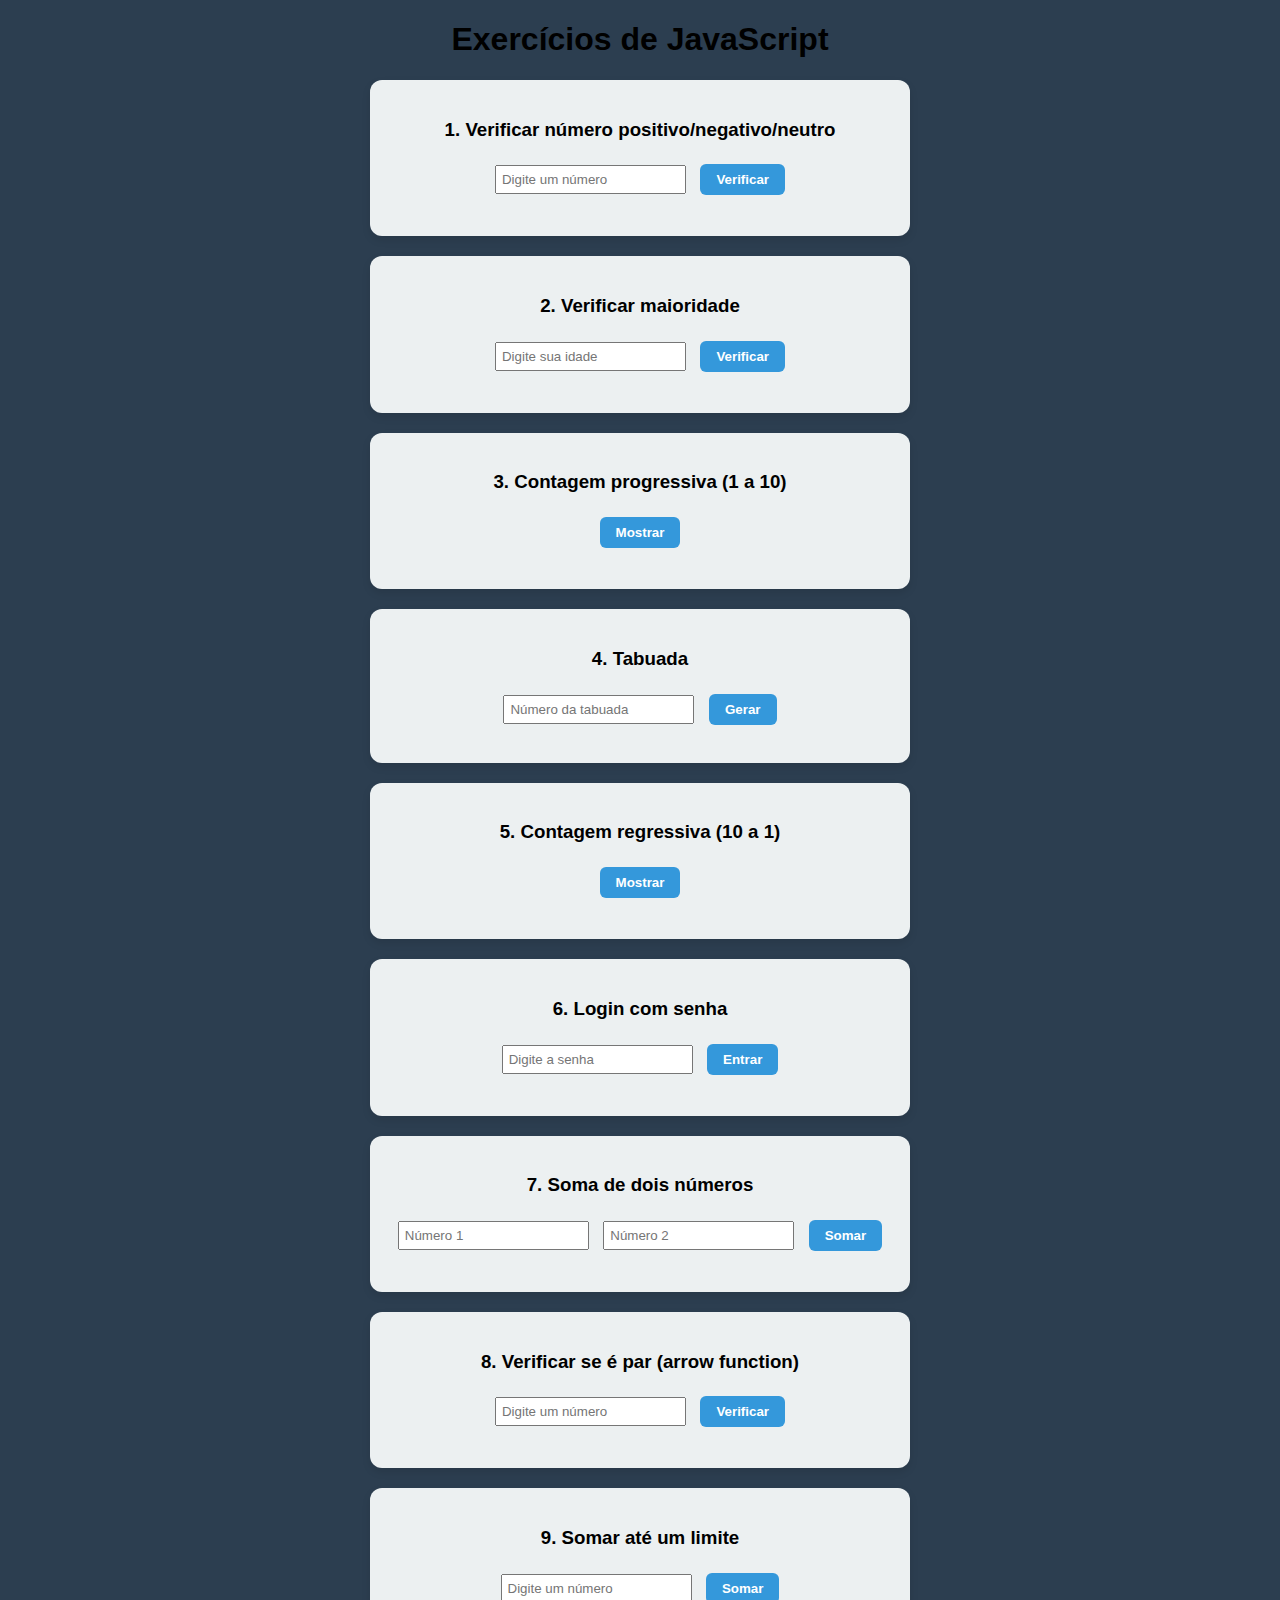
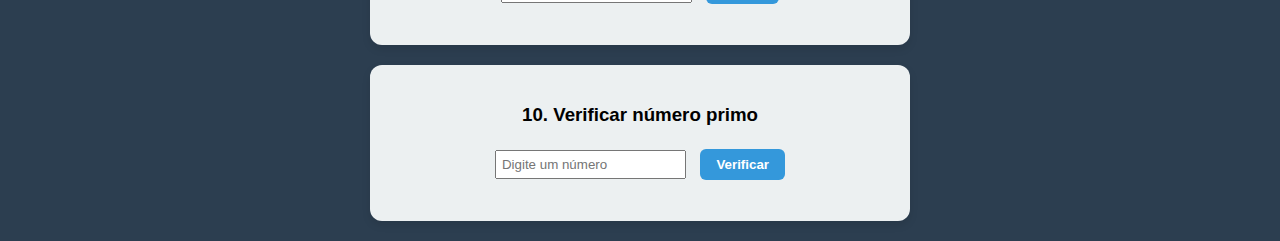
<file: index.html>
<!DOCTYPE html>
<html lang="pt-BR">
<head>
  <meta charset="UTF-8">
  <title>Exercícios de JavaScript</title>
  <style>
@import url(style.css);
  </style>
</head>
<body>
  <h1>Exercícios de JavaScript</h1>

  <!-- 1 -->
  <section>
    <h3>1. Verificar número positivo/negativo/neutro</h3>
    <input type="number" id="num1" placeholder="Digite um número">
    <button onclick="ex1()">Verificar</button>
    <p class="resultado" id="res1"></p>
  </section>

  <!-- 2 -->
  <section>
    <h3>2. Verificar maioridade</h3>
    <input type="number" id="idade" placeholder="Digite sua idade">
    <button onclick="ex2()">Verificar</button>
    <p class="resultado" id="res2"></p>
  </section>

  <!-- 3 -->
  <section>
    <h3>3. Contagem progressiva (1 a 10)</h3>
    <button onclick="ex3()">Mostrar</button>
    <p class="resultado" id="res3"></p>
  </section>

  <!-- 4 -->
  <section>
    <h3>4. Tabuada</h3>
    <input type="number" id="numTabuada" placeholder="Número da tabuada">
    <button onclick="ex4()">Gerar</button>
    <pre class="resultado" id="res4"></pre>
  </section>

  <!-- 5 -->
  <section>
    <h3>5. Contagem regressiva (10 a 1)</h3>
    <button onclick="ex5()">Mostrar</button>
    <p class="resultado" id="res5"></p>
  </section>

  <!-- 6 -->
  <section>
    <h3>6. Login com senha</h3>
    <input type="password" id="senha" placeholder="Digite a senha">
    <button onclick="ex6()">Entrar</button>
    <p class="resultado" id="res6"></p>
  </section>

  <!-- 7 -->
  <section>
    <h3>7. Soma de dois números</h3>
    <input type="number" id="soma1" placeholder="Número 1">
    <input type="number" id="soma2" placeholder="Número 2">
    <button onclick="ex7()">Somar</button>
    <p class="resultado" id="res7"></p>
  </section>

  <!-- 8 -->
  <section>
    <h3>8. Verificar se é par (arrow function)</h3>
    <input type="number" id="numPar" placeholder="Digite um número">
    <button onclick="ex8()">Verificar</button>
    <p class="resultado" id="res8"></p>
  </section>

  <!-- 9 -->
  <section>
    <h3>9. Somar até um limite</h3>
    <input type="number" id="numLimite" placeholder="Digite um número">
    <button onclick="ex9()">Somar</button>
    <p class="resultado" id="res9"></p>
  </section>

  <!-- 10 -->
  <section>
    <h3>10. Verificar número primo</h3>
    <input type="number" id="numPrimo" placeholder="Digite um número">
    <button onclick="ex10()">Verificar</button>
    <p class="resultado" id="res10"></p>
  </section>

  <script src="app.js">
    
  </script>
</body>
</html>
</file>
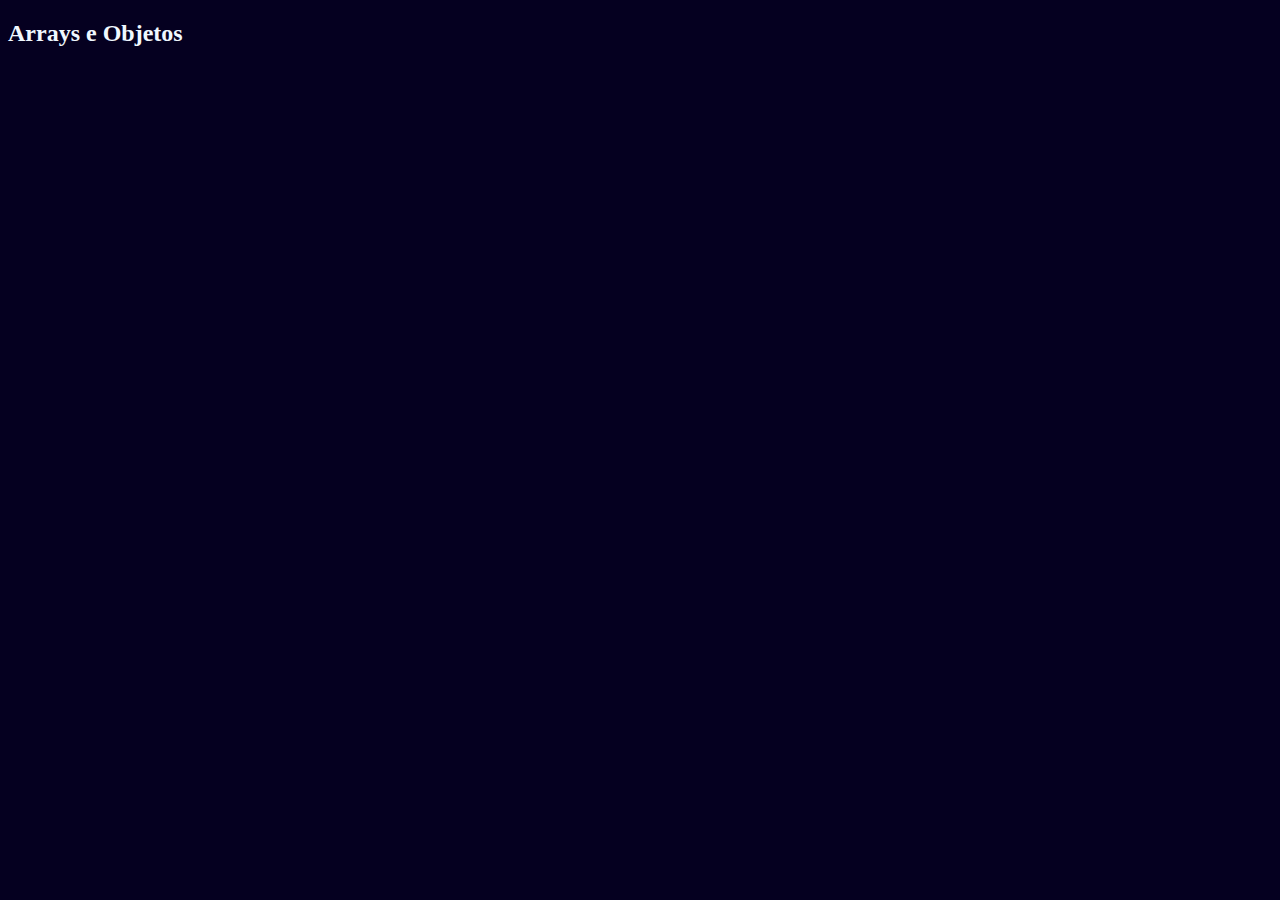
<file: exerciciosJS.html>
<!DOCTYPE html>
<html lang="pt-br">
<head>
    <meta charset="UTF-8">
    <meta name="viewport" content="width=device-width, initial-scale=1.0">
    <title>Exercicios JavaScript II</title>
    <style>
        body{
            background-color: rgb(5, 0, 32);
            color: aliceblue;
        }
    </style>
</head>
<body>
    <h2>Arrays e Objetos</h2>
    <script src="exerciciosJS.js"></script>
</body>
</html>
</file>
